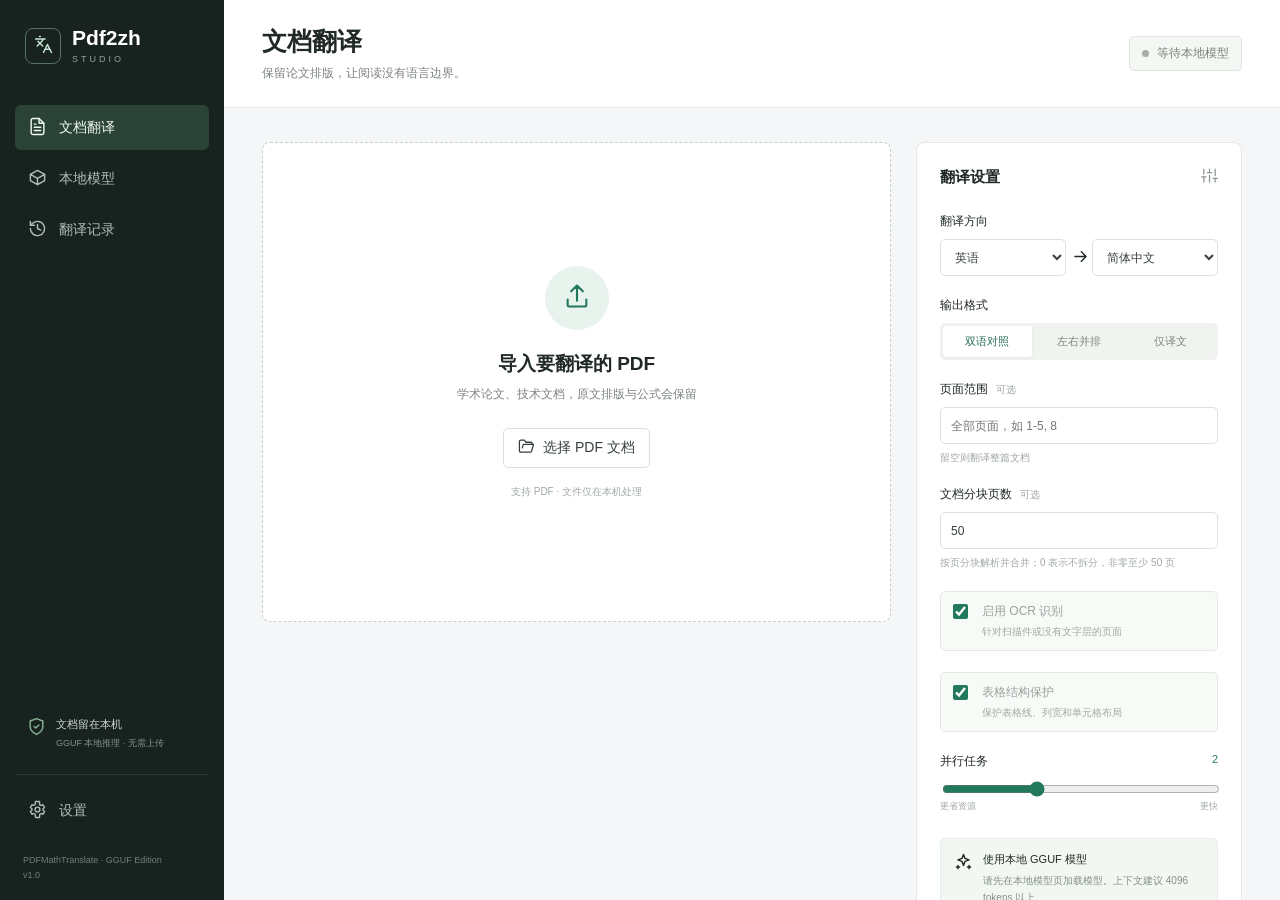
<file: desktop/app/assets/index.html>
<!doctype html>
<html lang="zh-CN">
<head><meta charset="UTF-8"><meta name="viewport" content="width=device-width,initial-scale=1"><title>Pdf2zh Studio</title><link rel="stylesheet" href="style.css"><style>.check-row{display:flex!important;align-items:flex-start;gap:9px;padding:11px 12px;background:#f7faf7;border:1px solid #e1eae2;border-radius:5px;cursor:pointer}.check-row input{width:15px;height:15px;margin:1px 0 0;accent-color:#23795b;flex:0 0 auto}.check-row span{min-width:0}.check-row strong{display:block;font-size:12px;font-weight:500}.check-row small{display:block;margin-top:5px;font-size:10px;color:#a0a9a2}#maxPagesPerPart{width:100%;border:1px solid #dce2dd;border-radius:5px;background:#fff;color:#364139;padding:9px 10px;font-size:12px;outline:none;min-height:37px}#maxPagesPerPart:focus{border-color:#77a48b}</style></head>
<body>
  <aside class="sidebar">
    <div class="brand"><span class="brand-mark"><i data-icon="languages"></i></span><div><strong>Pdf2zh</strong><span>STUDIO</span></div></div>
    <nav><button class="nav-item active" data-view="translate"><i data-icon="file-text"></i><span>文档翻译</span></button><button class="nav-item" data-view="models"><i data-icon="box"></i><span>本地模型</span><span id="modelDot" class="nav-dot hidden"></span></button><button class="nav-item" data-view="history"><i data-icon="history"></i><span>翻译记录</span></button></nav>
    <div class="sidebar-bottom"><div class="privacy"><i data-icon="shield"></i><div><strong>文档留在本机</strong><span>GGUF 本地推理 · 无需上传</span></div></div><button class="nav-item" data-view="settings"><i data-icon="settings"></i><span>设置</span></button><div class="version">PDFMathTranslate · GGUF Edition <span>v1.0</span></div></div>
  </aside>
  <main>
    <header class="topbar"><div><h1 id="pageTitle">文档翻译</h1><p id="pageDescription">保留论文排版，让阅读没有语言边界。</p></div><div id="engineBadge" class="engine-badge"><span class="status-dot"></span><span>等待本地模型</span></div></header>
    <div class="content">
      <section id="view-translate" class="view active">
        <div class="translate-grid">
          <div class="workspace">
            <div id="dropZone" class="drop-zone">
              <div id="emptyFile" class="empty-file"><div class="upload-icon"><i data-icon="upload"></i></div><h2>导入要翻译的 PDF</h2><p>学术论文、技术文档，原文排版与公式会保留</p><button class="button secondary" id="choosePdf"><i data-icon="folder-open"></i>选择 PDF 文档</button><span class="file-hint">支持 PDF · 文件仅在本机处理</span></div>
              <div id="fileInfo" class="file-info hidden"><div class="preview-frame"><img id="pdfPreview" alt=""><div id="pdfPreviewFallback" class="pdf-preview-fallback hidden"><div class="pdf-file-icon"><i data-icon="file-pdf"></i><span>PDF</span></div><small>首页预览不可用</small></div></div><div class="file-details"><div class="file-label">已选文档 <button class="icon-button" id="removePdf" title="移除文档"><i data-icon="x"></i></button></div><h2 id="pdfName"></h2><p id="pdfMeta"></p><div id="textStatus" class="tag"></div><p id="pdfSample" class="sample"></p><button class="text-button" id="changePdf">更换文档<i data-icon="arrow-right"></i></button></div></div>
            </div>
            <div id="activeJob" class="active-job hidden"><div class="job-head"><span id="jobDetail">正在准备翻译</span><strong id="jobPercent">0%</strong></div><div class="progress-track"><div id="jobProgress" class="progress-bar"></div></div><div class="job-footer"><span><i data-icon="cpu"></i>本地模型正在逐段翻译</span><button id="cancelJob" class="text-button danger">取消任务</button></div></div>
            <div id="completedBox" class="completed-box hidden"><div class="success-icon"><i data-icon="check"></i></div><div><h3>文档翻译完成</h3><p id="completedName"></p></div><button class="button primary" id="openResult"><i data-icon="external-link"></i>查看译文</button></div>
          </div>
          <aside class="options-panel">
            <div class="panel-heading"><h2>翻译设置</h2><i data-icon="sliders"></i></div>
            <div class="form-group"><label>翻译方向</label><div class="language-row"><select id="sourceLanguage"><option value="en">英语</option><option value="zh">简体中文</option><option value="ja">日语</option><option value="de">德语</option><option value="fr">法语</option></select><i data-icon="arrow-right"></i><select id="targetLanguage"><option value="zh">简体中文</option><option value="zh-TW">繁体中文</option><option value="en">英语</option><option value="ja">日语</option><option value="de">德语</option><option value="fr">法语</option></select></div></div>
            <div class="form-group"><label>输出格式</label><div class="segment-control"><button data-format="dual" class="selected">双语对照</button><button data-format="side">左右并排</button><button data-format="mono">仅译文</button></div></div>
            <div class="form-group"><label for="pages">页面范围 <span>可选</span></label><input id="pages" type="text" placeholder="全部页面，如 1-5, 8"><small>留空则翻译整篇文档</small></div>
            <div class="form-group"><label for="maxPagesPerPart">文档分块页数 <span>可选</span></label><input id="maxPagesPerPart" type="number" min="0" max="1000" step="10" value="50"><small>按页分块解析并合并；0 表示不拆分，非零至少 50 页</small></div>
            <div class="form-group ocr-option"><label class="check-row"><input id="ocrEnabled" type="checkbox" checked><span><strong>启用 OCR 识别</strong><small>针对扫描件或没有文字层的页面</small></span></label></div>
            <div class="form-group table-option"><label class="check-row"><input id="translateTableText" type="checkbox" checked><span><strong>表格结构保护</strong><small>保护表格线、列宽和单元格布局</small></span></label></div>
            <div class="form-group"><div class="label-row"><label for="threads">并行任务</label><span id="threadValue">2</span></div><input id="threads" type="range" min="1" max="4" step="1" value="2"><div class="range-label"><span>更省资源</span><span>更快</span></div></div>
            <div class="local-note"><i data-icon="sparkles"></i><div><strong id="translationModel">使用本地 GGUF 模型</strong><p>请先在本地模型页加载模型。上下文建议 4096 tokens 以上。</p></div></div>
            <button class="button primary translate-button" id="startTranslate"><i data-icon="languages"></i>开始翻译</button><p class="shortcut">Ctrl + Enter 开始翻译</p>
          </aside>
        </div>
      </section>
      <section id="view-models" class="view"><div class="section-heading"><div><h2>你的模型库</h2><p>导入 GGUF 文件，加载后即可在本地完成翻译。</p></div><button class="button primary" id="importModel"><i data-icon="plus"></i>导入 GGUF 模型</button></div><div id="modelList" class="model-list"></div><div class="model-tips"><i data-icon="info"></i><div><strong>选择合适的模型</strong><p>推荐 7B–14B 指令模型与 Q4_K_M 量化版本。文件不会上传，导入时会复制到应用的模型库。</p></div><div class="hardware"><span id="ramInfo">可用内存 -- GB</span><span id="coreInfo">-- 线程</span></div></div></section>
      <section id="view-history" class="view"><div class="section-heading"><div><h2>翻译记录</h2><p>本次启动中的翻译任务与输出文档。</p></div><button class="button secondary" id="openFolder"><i data-icon="folder-open"></i>打开输出目录</button></div><div id="historyList" class="history-list"></div></section>
      <section id="view-settings" class="view"><div class="settings-page"><h2>运行设置</h2><p>根据你的设备调整本地推理参数。</p><div class="setting-row"><div><strong>模型上下文长度</strong><span>更大的上下文能容纳更长段落，但会占用更多内存。</span></div><select id="contextLength"><option value="2048">2048 tokens</option><option value="4096">4096 tokens</option><option value="8192">8192 tokens</option><option value="16384">16384 tokens</option></select></div><div class="setting-row"><div><strong>译文保存位置</strong><span id="outputPath"></span></div><button id="chooseOutput" class="button secondary"><i data-icon="folder-open"></i>更改目录</button></div></div></section>
    </div>
  </main>
  <div id="toastRegion" class="toast-region"></div><div id="loadingOverlay" class="loading-overlay hidden"><div class="spinner"></div><h3 id="loadingStage">正在加载模型</h3><p id="loadingName"></p><span id="loadingElapsed">首次加载可能需要一些时间</span></div><script src="app.js"></script>
</body></html>
</file>
<file: desktop/app/assets/style.css>
:root{--bg:#f5f6f7;--surface:#fff;--sidebar:#18231f;--ink:#202923;--muted:#7c847f;--line:#e5e8e5;--green:#23795b;--green-dark:#1d654c;--green-soft:#e9f3ed;--red:#b54b4b}
*{box-sizing:border-box}body{margin:0;display:flex;height:100vh;overflow:hidden;background:var(--bg);color:var(--ink);font-family:"Segoe UI","Microsoft YaHei UI",sans-serif;font-size:14px;letter-spacing:0}button,input,select{font:inherit}button{cursor:pointer}button:disabled{opacity:.55;cursor:not-allowed}.hidden{display:none!important}.icon{width:19px;height:19px;stroke-width:1.8;flex-shrink:0}.sidebar{width:224px;flex-shrink:0;background:var(--sidebar);color:#b7c0ba;padding:27px 15px 20px;display:flex;flex-direction:column}.brand{display:flex;gap:11px;align-items:center;padding:0 10px 40px}.brand-mark{display:grid;place-items:center;width:36px;height:36px;border:1px solid #577365;border-radius:8px;color:#c8e5d3}.brand strong{font-size:21px;color:#fff;display:block;line-height:22px}.brand div>span{font-size:9px;letter-spacing:3px;color:#91a398}nav{display:grid;gap:6px}.nav-item{height:45px;display:flex;align-items:center;gap:12px;width:100%;padding:0 13px;border:0;background:transparent;color:#b1bcb5;border-radius:6px;text-align:left}.nav-item:hover{background:#24332c;color:#fff}.nav-item.active{background:#2b4236;color:#eff9f2}.nav-dot{width:6px;height:6px;background:#82c79e;border-radius:50%;margin-left:auto}.sidebar-bottom{margin-top:auto}.privacy{display:flex;gap:10px;padding:18px 10px 24px;margin:0 2px 13px;border-bottom:1px solid #2e3b34}.privacy .icon{color:#89b299}.privacy strong,.privacy span{display:block;font-size:11px}.privacy strong{color:#ced8d1;font-weight:500;margin-bottom:5px}.privacy span{font-size:9px;color:#82938a}.version{font-size:9px;color:#6f8077;padding:22px 8px 0}.version span{display:block;margin-top:5px}main{display:flex;flex-direction:column;min-width:0;flex:1}.topbar{height:108px;flex-shrink:0;display:flex;align-items:center;justify-content:space-between;padding:0 38px;background:#fff;border-bottom:1px solid var(--line)}h1{font-size:25px;font-weight:600;margin:0 0 7px}header p{margin:0;color:var(--muted);font-size:12px}.engine-badge{display:flex;align-items:center;gap:8px;font-size:12px;color:#768179;background:#f5f7f5;border:1px solid #e0e6e0;padding:8px 12px;border-radius:5px;max-width:320px}.engine-badge.ready{color:#27734e;background:#edf7f0;border-color:#d9e9dd}.status-dot{width:7px;height:7px;border-radius:50%;background:#a6afa8}.ready .status-dot{background:#3b9e69}.content{overflow:auto;padding:34px 38px;flex:1}.view{display:none;max-width:1400px;margin:auto}.view.active{display:block}.translate-grid{display:grid;grid-template-columns:minmax(0,1fr) 326px;gap:25px}.workspace{min-width:0}.drop-zone{background:#fff;border:1px dashed #c7d0c8;border-radius:8px;min-height:480px;padding:24px;display:grid;place-items:center}.empty-file{text-align:center;padding:35px 20px}.upload-icon{display:grid;place-items:center;width:64px;height:64px;margin:0 auto 21px;border-radius:50%;background:var(--green-soft);color:var(--green)}.upload-icon .icon{width:28px;height:28px}.empty-file h2{font-size:19px;font-weight:600;margin:0 0 9px}.empty-file p{font-size:12px;color:var(--muted);margin:0 0 25px}.button{border-radius:5px;min-height:38px;padding:9px 14px;display:inline-flex;gap:8px;align-items:center;justify-content:center;font-weight:500;border:1px solid transparent;white-space:nowrap}.button .icon{width:17px;height:17px}.primary{color:#fff;background:var(--green);border-color:var(--green)}.primary:hover{background:var(--green-dark)}.secondary{background:#fff;color:#354139;border-color:#d9dfda}.secondary:hover{background:#f4f7f4}.file-hint{display:block;color:#a1aaa4;font-size:10px;margin-top:17px}.file-info{display:flex;gap:27px;width:100%;align-items:center;padding:20px}.preview-frame{width:210px;height:300px;flex:0 0 210px;display:grid;place-items:center;background:#f1f2f1;box-shadow:0 2px 12px #1d27251c;overflow:hidden}.preview-frame img{width:100%;height:100%;object-fit:contain}.pdf-preview-fallback{display:grid;place-items:center;gap:12px;color:#728078;text-align:center}.pdf-preview-fallback small{font-size:10px}.pdf-file-icon{position:relative;display:grid;place-items:center;width:82px;height:104px;border:1px solid #a8b8ad;border-radius:6px;background:#fff;color:#4d8a64}.pdf-file-icon .icon{width:38px;height:38px}.pdf-file-icon span{position:absolute;bottom:12px;padding:3px 7px;border-radius:3px;background:#e4f1e7;color:#3f7955;font-size:11px;font-weight:600;letter-spacing:.5px}.file-details{min-width:0;flex:1}.file-label{font-size:11px;color:var(--muted);display:flex;align-items:center;justify-content:space-between}.icon-button{display:grid;place-items:center;width:28px;height:28px;background:none;border:0;color:var(--muted)}.icon-button .icon{width:16px}.file-details h2{font-size:18px;margin:10px 0;overflow-wrap:anywhere}.file-details p{color:var(--muted);font-size:12px}.tag{display:inline-block;padding:5px 9px;border-radius:4px;background:#eef4ef;color:#407253;font-size:10px;margin:9px 0}.sample{line-height:1.8;max-height:78px;overflow:hidden}.text-button{border:0;padding:4px 0;background:none;color:var(--green);display:inline-flex;align-items:center;gap:5px;font-size:12px}.text-button .icon{width:14px}.options-panel{background:#fff;border:1px solid var(--line);border-radius:8px;padding:23px;height:max-content}.panel-heading{display:flex;align-items:center;justify-content:space-between;margin-bottom:25px}.panel-heading h2{font-size:15px;font-weight:600;margin:0}.panel-heading .icon{color:#8b968e;width:17px}.form-group{margin:0 0 21px}.form-group label{display:block;font-size:12px;font-weight:500;margin-bottom:9px}.form-group label>span{font-size:10px;color:#9aa29d;font-weight:400;margin-left:5px}select,input[type=text]{width:100%;border:1px solid #dce2dd;border-radius:5px;background:#fff;color:#364139;padding:9px 10px;font-size:12px;outline:none;min-height:37px}select:focus,input:focus{border-color:#77a48b}.language-row{display:grid;grid-template-columns:1fr 16px 1fr;align-items:center;gap:5px}.language-row>.icon{width:13px;color:#94a097}.segment-control{display:flex;background:#f1f3f1;border-radius:5px;padding:3px;gap:3px}.segment-control button{flex:1;padding:8px 2px;font-size:11px;white-space:nowrap;color:#7c877f;border:0;background:transparent;border-radius:3px}.segment-control button.selected{background:#fff;color:#256e51;box-shadow:0 1px 3px #263c2812}.form-group small{display:block;font-size:10px;color:#a0a9a2;margin-top:7px}.label-row{display:flex;justify-content:space-between}.label-row>span{font-size:11px;color:var(--green)}input[type=range]{width:100%;accent-color:var(--green)}.range-label{display:flex;justify-content:space-between;font-size:9px;color:#a0a9a2}.local-note{display:flex;gap:10px;padding:13px;background:#f2f7f3;border:1px solid #e4ede6;border-radius:5px;margin-top:25px}.local-note>.icon{color:#528267;width:17px}.local-note strong{font-size:11px;font-weight:500;display:block;overflow:hidden;text-overflow:ellipsis;white-space:nowrap;max-width:228px}.local-note p{color:#829087;font-size:10px;line-height:1.65;margin:6px 0 0}.translate-button{width:100%;margin-top:20px;min-height:43px}.shortcut{text-align:center;color:#a3aba5;font-size:10px;margin:10px 0 0}.feature-strip{display:flex;justify-content:space-around;padding:26px 0 0;gap:20px}.feature-strip>div{display:flex;align-items:center;gap:11px;color:#819087}.feature-strip .icon{color:#7b9985}.feature-strip span{font-size:10px}.feature-strip strong{display:block;font-size:12px;font-weight:500;color:#56665b;margin-bottom:4px}.active-job{margin-top:18px;background:#fff;border:1px solid var(--line);padding:20px;border-radius:7px}.job-head{display:flex;justify-content:space-between;font-size:12px}.job-head strong{color:var(--green)}.progress-track{height:6px;border-radius:3px;background:#edf0ec;margin:15px 0;overflow:hidden}.progress-bar{height:100%;width:0;background:var(--green);transition:width .5s}.job-footer{display:flex;justify-content:space-between;align-items:center;color:var(--muted);font-size:10px}.job-footer>span{display:flex;align-items:center;gap:5px}.job-footer .icon{width:13px}.danger{color:var(--red)}.completed-box{margin-top:18px;border:1px solid #cfe3d5;background:#f4faf5;padding:19px;border-radius:7px;display:flex;align-items:center;gap:13px}.success-icon{display:grid;place-items:center;width:35px;height:35px;background:#dcefe1;color:var(--green);border-radius:50%}.completed-box h3{font-size:13px;margin:0 0 5px}.completed-box p{font-size:10px;color:var(--muted);margin:0}.completed-box .button{margin-left:auto}.section-heading{display:flex;justify-content:space-between;align-items:center;margin-bottom:26px}.section-heading h2,.settings-page h2{font-size:20px;margin:0 0 7px}.section-heading p,.settings-page>p{color:var(--muted);font-size:12px;margin:0}.model-list{display:grid;gap:12px}.model-item{background:#fff;border:1px solid var(--line);border-radius:7px;padding:21px;display:flex;align-items:center;gap:17px}.model-item.loaded{border-color:#a9cdb7}.model-symbol{display:grid;place-items:center;width:44px;height:44px;background:#eff3ef;color:#52765e;border-radius:7px}.model-symbol .icon{width:23px;height:23px}.model-copy{flex:1;min-width:0}.model-copy h3{margin:0 0 7px;font-size:14px;overflow-wrap:anywhere}.model-copy p{margin:0;font-size:11px;color:var(--muted)}.model-state{font-size:10px;color:var(--green);margin-top:7px}.model-actions{display:flex;gap:8px}.model-tips{display:flex;gap:12px;padding:21px;margin-top:23px;background:#ecefe9;border-radius:7px;color:#68756b}.model-tips strong{font-size:12px}.model-tips p{font-size:11px;line-height:1.8;margin:7px 0 0}.hardware{margin-left:auto;white-space:nowrap;font-size:11px;display:flex;flex-direction:column;gap:8px}.empty-list{text-align:center;padding:70px 20px;border:1px dashed #cbd3cc;border-radius:8px;background:#fafbfa}.empty-list .icon{width:36px;height:36px;color:#98a69c;margin-bottom:14px}.empty-list h3{font-size:15px;margin:0 0 9px}.empty-list p{color:var(--muted);font-size:12px}.history-item{background:#fff;border:1px solid var(--line);padding:19px;border-radius:6px;display:flex;align-items:center;gap:14px;margin-bottom:10px}.history-item .icon{color:#6e8875}.history-copy{flex:1}.history-copy h3{font-size:13px;margin:0 0 6px}.history-copy p{font-size:11px;color:var(--muted);margin:0}.job-status{font-size:11px;color:var(--green)}.settings-page{max-width:820px}.setting-row{display:flex;align-items:center;justify-content:space-between;gap:20px;padding:25px 0;border-bottom:1px solid var(--line)}.setting-row strong{font-size:13px;display:block;margin-bottom:8px}.setting-row span{font-size:11px;color:var(--muted);display:block;max-width:480px;overflow-wrap:anywhere}.setting-row select{width:160px}.about{margin-top:35px;padding:28px;background:#eaf0e9;border-radius:7px}.about>.icon{color:var(--green);width:25px;height:25px}.about h3{font-size:15px}.about p{font-size:12px;line-height:1.9;color:#718075;margin-bottom:0}.toast-region{position:fixed;right:24px;bottom:24px;z-index:20;display:grid;gap:10px}.toast{background:#fff;border:1px solid #dce3dd;border-left:3px solid var(--green);border-radius:6px;padding:16px 18px;box-shadow:0 5px 24px #17241f1a;width:340px}.toast.error{border-left-color:var(--red)}.toast strong{display:block;font-size:13px;margin-bottom:6px}.toast p{font-size:11px;line-height:1.6;color:var(--muted);margin:0;overflow-wrap:anywhere}.loading-overlay{position:fixed;inset:0;background:#f5f6f7e8;backdrop-filter:blur(4px);z-index:15;display:flex;flex-direction:column;align-items:center;justify-content:center}.loading-overlay h3{font-size:19px;margin:20px 0 10px}.loading-overlay p{font-size:13px;max-width:70%;overflow-wrap:anywhere}.loading-overlay span{font-size:11px;color:var(--muted)}.spinner{width:40px;height:40px;border:3px solid #d7e4da;border-top-color:var(--green);border-radius:50%;animation:spin .8s linear infinite}@keyframes spin{to{transform:rotate(360deg)}}
@media(max-width:1150px){.sidebar{width:190px}.content{padding:25px}.topbar{padding:0 25px}.translate-grid{grid-template-columns:minmax(0,1fr) 290px;gap:17px}.options-panel{padding:18px}.feature-strip{gap:10px}.feature-strip>div{gap:6px}.file-info img{width:160px}.file-info{padding:8px;gap:15px}.privacy span{font-size:8px}}@media(max-height:800px){.topbar{height:92px}.content{padding-top:24px}.drop-zone{min-height:440px}.form-group{margin-bottom:15px}.panel-heading{margin-bottom:18px}.local-note{margin-top:18px}.brand{padding-bottom:28px}}
</file>
